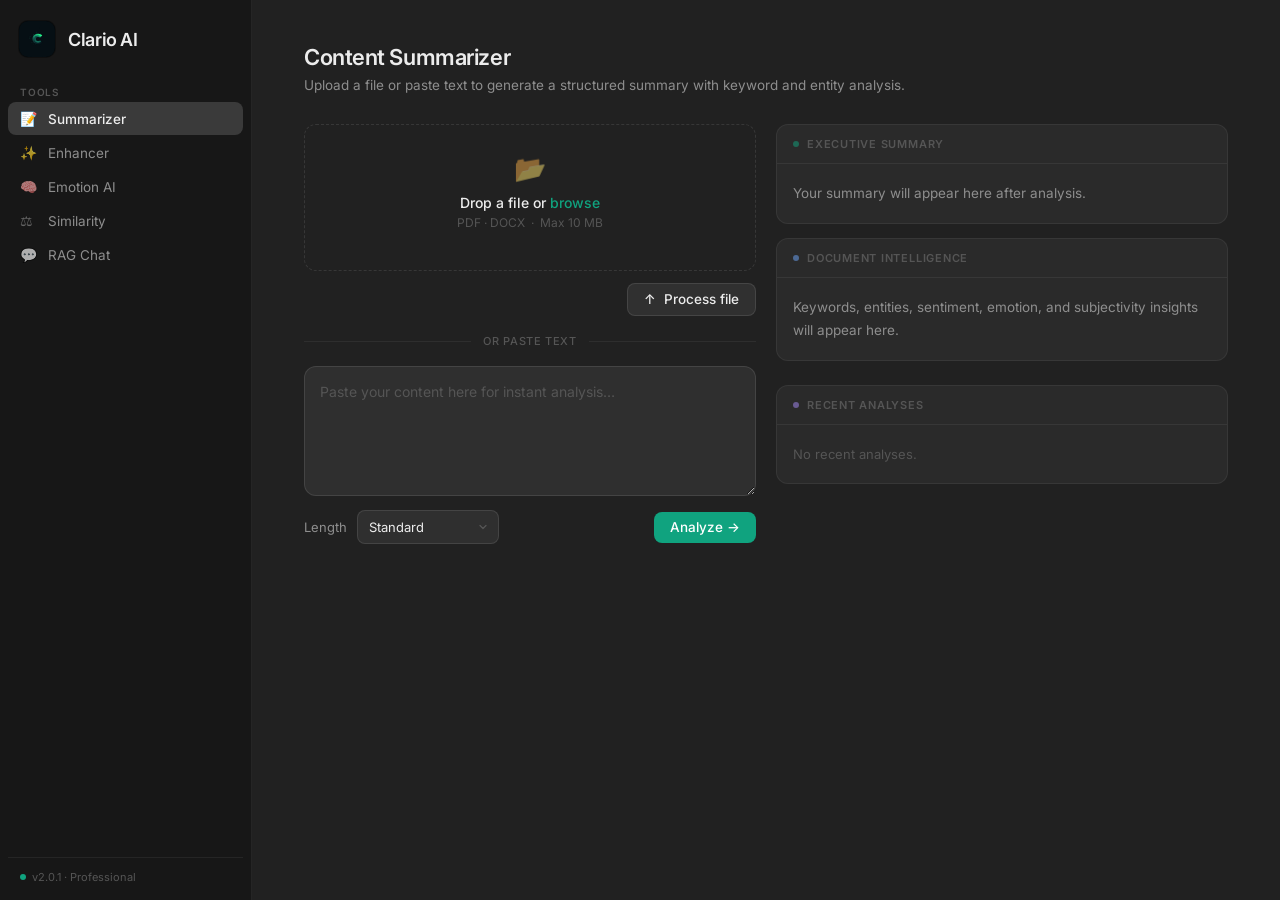
<file: frontend/index.html>
<!DOCTYPE html>
<html lang="en">
<head>
  <meta charset="UTF-8">
  <meta name="viewport" content="width=device-width, initial-scale=1.0">
  <title>Clario AI Studio</title>
  <link rel="stylesheet" href="style.css">
  <link rel="preconnect" href="https://fonts.googleapis.com">
  <link href="https://fonts.googleapis.com/css2?family=Inter:wght@300;400;500;600&display=swap" rel="stylesheet">
</head>
<body>

<div class="app-container">

  <aside class="sidebar">
    <div class="sidebar-header">
      <div class="logo">
        <img src="icon.jpg" alt="Clario AI Logo" class="logo-mark-img">
        <span class="logo-name">Clario AI</span>
      </div>
    </div>

    <p class="nav-group-label">Tools</p>

    <nav class="nav-menu">
      <button class="nav-item active" id="btn-summarize" onclick="showSection('summarize')">
        <span class="nav-icon">📝</span> Summarizer
      </button>
      <button class="nav-item" id="btn-enhancer" onclick="showSection('enhancer')">
        <span class="nav-icon">✨</span> Enhancer
      </button>
      <button class="nav-item" id="btn-emotion" onclick="showSection('emotion')">
  <span class="nav-icon">🧠</span> Emotion AI
</button>

      <button class="nav-item" id="btn-similarity" onclick="showSection('similarity')">
        <span class="nav-icon">⚖️</span> Similarity
      </button>
      <button class="nav-item" id="btn-rag" onclick="showSection('rag')">
        <span class="nav-icon">💬</span> RAG Chat
      </button>
       
    </nav>

    <div class="sidebar-footer">
      <div class="status-dot"></div>
      <span class="version-text">v2.0.1 · Professional</span>
    </div>
  </aside>

  <main class="content-area">

    <section id="summarize" class="view active">
      <header class="view-header">
        <h1>Content Summarizer</h1>
        <p>Upload a file or paste text to generate a structured summary with keyword and entity analysis.</p>
      </header>

      <div class="two-col">
        <div class="input-col">
          <div class="upload-zone" id="dropZone" onclick="document.getElementById('fileInput').click()">
            <input type="file" id="fileInput" accept=".pdf,.docx" hidden>
            <span class="upload-icon">📂</span>
            <p class="upload-title">Drop a file or <span>browse</span></p>
            <p class="upload-meta">PDF · DOCX &nbsp;·&nbsp; Max 10 MB</p>
            <p id="fileName" class="file-label"></p>
          </div>

          <div class="action-right">
            <button class="btn btn-ghost" onclick="uploadFile()">↑ &nbsp;Process file</button>
          </div>

          <div class="divider">or paste text</div>

          <textarea id="textInput" placeholder="Paste your content here for instant analysis…"></textarea>

          <div class="action-row" style="margin-top:14px;">
            <div class="select-wrap">
              <label>Length</label>
              <select id="mode" onchange="toggleCustomLength()">
  <option value="short">Concise</option>
  <option value="standard" selected>Standard</option>
  <option value="detailed">Comprehensive</option>
  <option value="custom">Custom</option>
</select>
<div id="customLengthWrapper" style="display:none; margin-top:10px;">
  <label style="font-size:12px; color:var(--text-2);">Custom Word Count</label>
  <input 
    type="number" 
    id="customWordCount" 
    min="20" 
    max="500"
    placeholder="Enter words (e.g. 120)"
    style="width:100%; margin-top:5px;"
  >
</div>
            </div>
            <button class="btn btn-primary" onclick="summarize()">Analyze →</button>
          </div>
        </div>

        <div class="results-col">
          <div class="loader-wrap" id="summaryLoader">
            <div class="spinner"></div>
            <p>Analyzing document…</p>
          </div>

          <div class="surface" id="summaryCard">
            <div class="card-header">
              <div class="card-dot"></div>
              <h3>Executive Summary</h3>
            </div>
            <div class="card-body empty" id="summary">
              Your summary will appear here after analysis.
            </div>
          </div>

          <div class="surface" id="analysisCard">
            <div class="card-header">
              <div class="card-dot" style="background:#6ea8fe; opacity:.5;"></div>
              <h3>Document Intelligence</h3>
            </div>
            <div class="card-body empty" id="analysis">
              Keywords, entities, sentiment, emotion, and subjectivity insights will appear here.
            </div>
          </div>
          
          <div class="action-right" id="downloadWrapper" style="display: none; margin-top: 10px;">
            <button id="btnDownload" class="btn btn-ghost btn-lg" onclick="downloadReport()" style="width: 100%; justify-content: center;">
              📄 &nbsp;Download PDF Report
            </button>
          </div>

          <div class="surface" id="historyCard" style="margin-top: 10px;">
            <div class="card-header">
              <div class="card-dot" style="background:#a78bfa; opacity:.5;"></div>
              <h3>Recent Analyses</h3>
            </div>
            <div class="card-body" id="historyList">
                <p class="placeholder-text" style="color:var(--text-3); font-size:13px;">No recent analyses.</p>
            </div>
          </div>
        </div>
      </div>
    </section>

    <section id="enhancer" class="view">
      <header class="view-header">
        <h1>AI Writing Enhancer</h1>
        <p>Improve clarity, tone, and style instantly with advanced AI.</p>
      </header>

      <div class="two-col">
        <div class="input-col">
          <span class="compare-label">Draft Text</span>
          <textarea id="enhanceInput" placeholder="Paste text to enhance here..." style="min-height: 250px;"></textarea>
          
          <div class="action-row" style="margin-top:14px;">
            <div class="select-wrap">
              <label>Style Mode</label>
              <select id="enhanceMode">
                <option value="improve" selected>Improve Clarity</option>
                <option value="academic">Academic Tone</option>
                <option value="professional">Professional Tone</option>
                <option value="simplify">Simplify</option>
                <option value="paraphrase">Paraphrase</option>
              </select>
            </div>
            <button id="btnRunEnhancer" class="btn btn-primary" onclick="runEnhancer()">Enhance ✨</button>
          </div>
        </div>

        <div class="results-col">
          <div class="surface" style="height: 100%; display: flex; flex-direction: column;">
            <div class="card-header">
              <div class="card-dot" style="background:#f59e0b; opacity:.5;"></div>
              <h3>Enhanced Output</h3>
            </div>
            <div class="card-body empty" id="enhanceOutput" style="flex: 1; min-height: 250px;">
              Your enhanced text will appear here.
            </div>
          </div>
        </div>
      </div>
    </section>

    <section id="similarity" class="view">
      <header class="view-header">
        <h1>Semantic Similarity</h1>
        <p>Compare two texts to understand how contextually related they are using semantic embeddings.</p>
      </header>

      <div class="compare-grid">
        <div>
          <span class="compare-label">Document A</span>
          <textarea id="text1" class="compare-box" placeholder="Paste primary source text…"></textarea>
        </div>
        <div>
          <span class="compare-label">Document B</span>
          <textarea id="text2" class="compare-box" placeholder="Paste target text to compare…"></textarea>
        </div>
      </div>

      <div class="center-row">
        <button class="btn btn-primary btn-lg" onclick="checkSimilarity()">Run Comparison →</button>
      </div>

      <div class="score-card">
        <div class="score-top">
          <span class="score-sublabel">Semantic Correlation</span>
          <span id="similarityResult">—</span>
        </div>
        <div class="progress-track">
          <div class="progress-fill" id="similarityBar"></div>
        </div>
        <div class="score-ticks">
          <span>0%</span><span>25%</span><span>50%</span><span>75%</span><span>100%</span>
        </div>
      </div>
    </section>

    <section id="rag" class="view">
      <header class="view-header">
        <h1>Contextual AI Chat</h1>
        <p>Index a knowledge base and ask questions about its content in natural language.</p>
      </header>

      <div class="rag-grid">
        <div class="rag-sidebar-panel">
          <span class="compare-label">Knowledge Base</span>
          <textarea id="ragDocument" placeholder="Paste document content to index…"></textarea>
          <button class="btn btn-ghost btn-full" onclick="buildRAG()">⚡ &nbsp;Index Knowledge</button>
          <div class="rag-status" id="ragStatus"></div>
        </div>

        <div class="chat-surface">
          <div class="chat-topbar">
            <div class="chat-topbar-dot"></div>
            <h3>Live Session</h3>
          </div>

          <div class="chat-msgs" id="chatBox">
            <div class="msg bot">Hello! Index a document to start asking questions about its content.</div>
          </div>

          <div class="chat-input-row">
            <input type="text" id="userQuestion" placeholder="Ask a question about the document…"
                   onkeydown="if(event.key==='Enter') askQuestion()">
            <button class="btn btn-primary" onclick="askQuestion()">Send</button>
          </div>
        </div>
      </div>
    </section>


<section id="emotion" class="view">
  <header class="view-header">
    <h1>Emotion Intelligence Studio</h1>
    <p>Analyze emotional tone and subjectivity from raw text or uploaded documents.</p>
  </header>

  <div class="two-col">

    <div class="input-col">

      <div class="upload-zone" onclick="document.getElementById('emotionFile').click()">
        <input type="file" id="emotionFile" accept=".pdf,.docx" hidden>
        <span class="upload-icon">📂</span>
        <p class="upload-title">Upload document for emotion analysis</p>
        <p class="upload-meta">PDF · DOCX</p>
        <p id="emotionFileName" class="file-label"></p>
      </div>

      <div class="action-right">
        <button class="btn btn-ghost" onclick="analyzeEmotionFile()">Analyze Document</button>
      </div>

      <div class="divider">or paste text</div>

      <textarea id="emotionInput" placeholder="Paste text for emotion analysis..."></textarea>

      <div class="action-row" style="margin-top:14px;">
        <button class="btn btn-primary" onclick="analyzeEmotionText()">Analyze Emotion →</button>
      </div>

    </div>

    <div class="results-col">

      <div class="surface">
        <div class="card-header">
          <div class="card-dot"></div>
          <h3>Emotion Dashboard</h3>
        </div>
        <div class="card-body empty" id="emotionDashboard">
          Emotion results will appear here.
        </div>
      </div>

    </div>

  </div>
</section>
  </main>
</div>

<script src="script.js"></script>
</body>
</html>
</file>
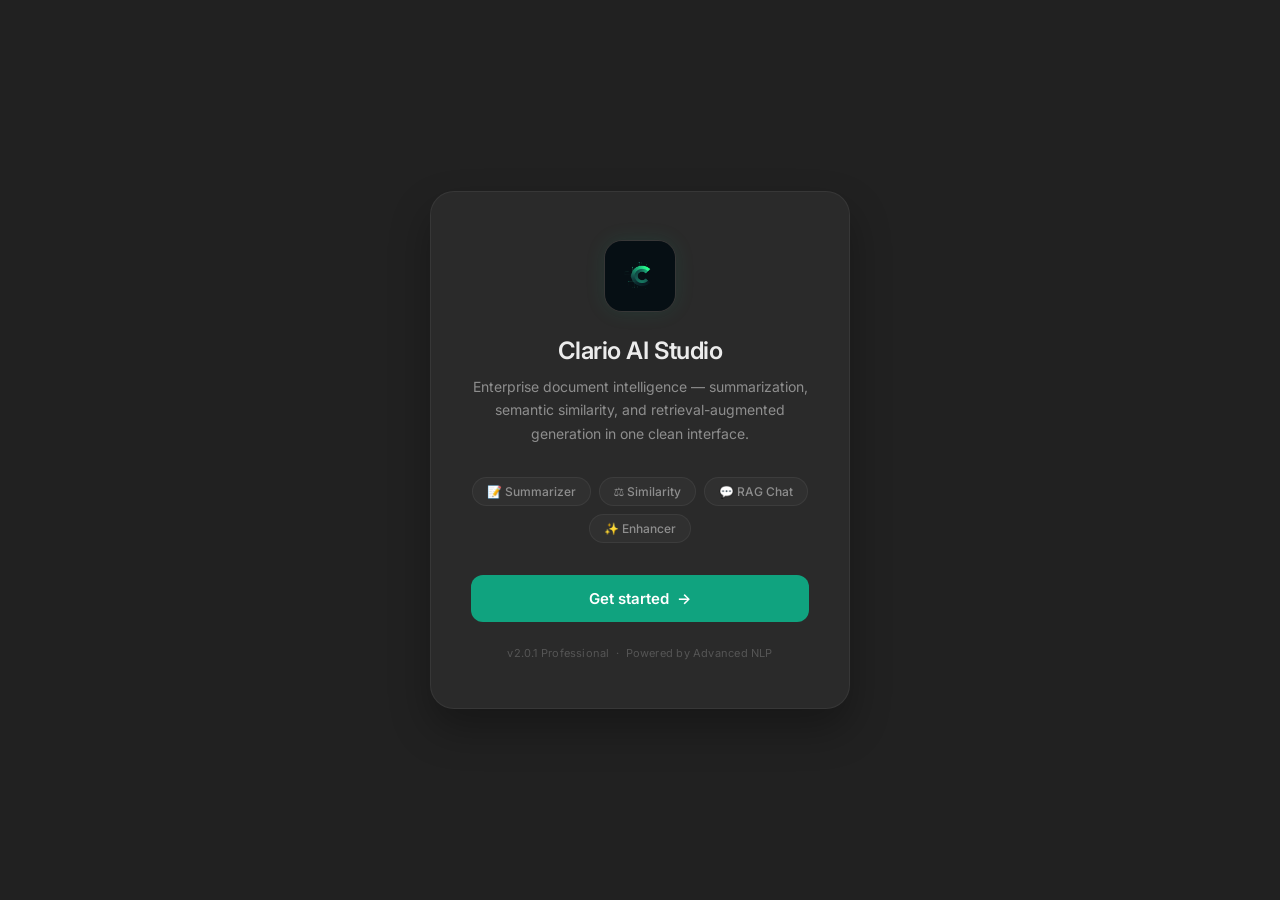
<file: frontend/welcome.html>
<!DOCTYPE html>
<html lang="en">
<head>
  <meta charset="UTF-8">
  <meta name="viewport" content="width=device-width, initial-scale=1.0">
  <title>Welcome | Clario AI</title>
  <link rel="stylesheet" href="style.css">
  <link href="https://fonts.googleapis.com/css2?family=Inter:wght@300;400;500;600&display=swap" rel="stylesheet">
  <style>
    body { overflow: hidden; }

    .welcome-root {
      height: 100vh;
      display: flex;
      align-items: center;
      justify-content: center;
      background: var(--bg-app);
    }

    .welcome-card {
      width: 100%;
      max-width: 420px;
      padding: 48px 40px;
      background: var(--bg-surface);
      border: 1px solid var(--border-soft);
      border-radius: 24px;
      text-align: center;
      animation: fadeUp .3s ease both;
      box-shadow: 0 20px 40px rgba(0,0,0,0.3);
    }

    @keyframes fadeUp {
      from { opacity:0; transform: translateY(16px); }
      to   { opacity:1; transform: translateY(0); }
    }

    /* Updated to match zoomed logo style */
    .wc-logo-container {
      width: 72px;
      height: 72px;
      margin: 0 auto 24px;
      border-radius: 18px;
      overflow: hidden; /* Clips the image to the radius */
      border: 1px solid var(--border-soft);
      box-shadow: 0 0 20px var(--accent-dim);
    }

    .wc-logo-img {
      width: 100%;
      height: 100%;
      object-fit: cover; /* Zooms to fit perfectly */
      object-position: center;
      display: block;
    }

    .wc-title {
      font-size: 24px;
      font-weight: 600;
      letter-spacing: -.02em;
      color: var(--text-1);
      margin-bottom: 10px;
    }

    .wc-desc {
      font-size: 14px;
      color: var(--text-2);
      line-height: 1.65;
      margin-bottom: 32px;
    }

    .wc-features {
      display: flex;
      justify-content: center;
      gap: 8px;
      flex-wrap: wrap;
      margin-bottom: 32px;
    }

    .wc-pill {
      background: var(--bg-hover);
      border: 1px solid var(--border-soft);
      border-radius: 99px;
      padding: 6px 14px;
      font-size: 12px;
      color: var(--text-2);
      font-weight: 500;
    }

    .wc-btn {
      width: 100%;
      padding: 14px;
      background: var(--accent);
      color: #fff;
      border: none;
      border-radius: var(--r-lg);
      font-family: inherit;
      font-size: 15px;
      font-weight: 600;
      cursor: pointer;
      transition: background 150ms ease, transform 80ms ease;
      display: flex;
      align-items: center;
      justify-content: center;
      gap: 8px;
    }

    .wc-btn:hover { background: var(--accent-h); }
    .wc-btn:active { transform: scale(.98); }

    .wc-footer {
      margin-top: 24px;
      font-size: 11px;
      color: var(--text-3);
      letter-spacing: 0.02em;
    }
  </style>
</head>
<body>

<div class="welcome-root">
  <div class="welcome-card">
    <div class="wc-logo-container">
      <img src="icon.jpg" alt="Clario AI" class="wc-logo-img">
    </div>

    <h1 class="wc-title">Clario AI Studio</h1>
    <p class="wc-desc">
      Enterprise document intelligence — summarization, semantic similarity,
      and retrieval-augmented generation in one clean interface.
    </p>

    <div class="wc-features">
      <span class="wc-pill">📝 Summarizer</span>
      <span class="wc-pill">⚖️ Similarity</span>
      <span class="wc-pill">💬 RAG Chat</span>
      <span class="wc-pill">✨ Enhancer</span>
    </div>

    <button class="wc-btn" onclick="enter()">
      Get started <span>→</span>
    </button>

    <p class="wc-footer">v2.0.1 Professional &nbsp;·&nbsp; Powered by Advanced NLP</p>
  </div>
</div>

<script>
function enter() {
  const card = document.querySelector('.welcome-card');
  card.style.transition = 'opacity .25s ease, transform .25s ease';
  card.style.opacity = '0';
  card.style.transform = 'translateY(-10px) scale(.98)';
  setTimeout(() => { window.location.href = 'index.html'; }, 240);
}
</script>

</body>
</html>
</file>
<file: frontend/style.css>
/* Path: intelligent_summarizer/frontend/style.css */
@import url('https://fonts.googleapis.com/css2?family=Inter:wght@300;400;500;600&display=swap');

/* ─────────────────────────────────────────
   DESIGN TOKENS
───────────────────────────────────────── */
:root {
  --bg-app:      #212121;
  --bg-sidebar:  #171717;
  --bg-surface:  #2a2a2a;
  --bg-input:    #2f2f2f;
  --bg-hover:    #303030;
  --bg-active:   #3a3a3a;

  --border:       rgba(255,255,255,0.1);
  --border-soft:  rgba(255,255,255,0.06);

  --text-1: #ececec;
  --text-2: #8e8e8e;
  --text-3: #555;

  --accent:      #10a37f;
  --accent-h:    #0e906f;
  --accent-dim:  rgba(16,163,127,.12);
  --accent-ring: rgba(16,163,127,.18);

  --r-xl: 16px;
  --r-lg: 12px;
  --r-md: 8px;
  --r-sm: 6px;

  --sidebar-w: 252px;
  --ease: 150ms cubic-bezier(.4,0,.2,1);
}

/* ─────────────────────────────────────────
   BASE
───────────────────────────────────────── */
*, *::before, *::after { box-sizing: border-box; margin: 0; padding: 0; }

body {
  font-family: 'Inter',
  system-ui,
  -apple-system,
  "Segoe UI Emoji",
  "Apple Color Emoji",
  "Noto Color Emoji",
  sans-serif;
  background: var(--bg-app);
  color: var(--text-1);
  height: 100vh;
  overflow: hidden;
  -webkit-font-smoothing: antialiased;
  -moz-osx-font-smoothing: grayscale;
}

/* ─────────────────────────────────────────
   LAYOUT
───────────────────────────────────────── */
.app-container { display: flex; height: 100vh; }

/* ─────────────────────────────────────────
   SIDEBAR
───────────────────────────────────────── */
.sidebar {
  width: var(--sidebar-w);
  background: var(--bg-sidebar);
  border-right: 1px solid var(--border-soft);
  display: flex;
  flex-direction: column;
  padding: 12px 8px;
  flex-shrink: 0;
}

.sidebar-header { padding: 8px 10px 24px; }

.logo {
  display: flex;
  align-items: center;
  gap: 10px;
  text-decoration: none;
}

/* --- Updated Logo Styles --- */
.logo {
  display: flex;
  align-items: center;
  gap: 12px;
  text-decoration: none;
}

.logo-mark-img {
  width: 38px;          /* Slightly larger for better visibility */
  height: 38px;         /* Keeps it square */
  border-radius: 10px;  /* Matches the sleek rounded look */
  object-fit: cover;    /* This "zooms" the image to fill the square perfectly */
  object-position: center; /* Ensures the 'C' stays centered */
  flex-shrink: 0;
  border: 1px solid var(--border-soft);
  background: #000;     /* Fallback background */
}

.logo-name {
  font-size: 18px;      /* Slightly larger to match the new icon size */
  font-weight: 600;
  color: var(--text-1);
  letter-spacing: -.02em;
}
/* Nav label */
.nav-group-label {
  font-size: 10px;
  font-weight: 600;
  letter-spacing: .08em;
  text-transform: uppercase;
  color: var(--text-3);
  padding: 0 12px;
  margin-bottom: 4px;
  margin-top: 4px;
}

.nav-menu { flex: 1; display: flex; flex-direction: column; gap: 1px; }

.nav-item {
  display: flex;
  align-items: center;
  gap: 10px;
  width: 100%;
  padding: 8px 12px;
  background: transparent;
  border: none;
  border-radius: var(--r-md);
  color: var(--text-2);
  font-family: inherit;
  font-size: 13.5px;
  font-weight: 400;
  cursor: pointer;
  text-align: left;
  transition: background var(--ease), color var(--ease);
}

.nav-icon {
  font-size: 14px;
  width: 18px;
  flex-shrink: 0;
  opacity: .65;
  transition: opacity var(--ease);
}

.nav-item:hover { background: var(--bg-hover); color: var(--text-1); }
.nav-item:hover .nav-icon { opacity: 1; }
.nav-item.active { background: var(--bg-active); color: var(--text-1); font-weight: 500; }
.nav-item.active .nav-icon { opacity: 1; }

.sidebar-footer {
  border-top: 1px solid var(--border-soft);
  padding: 12px 12px 4px;
  display: flex;
  align-items: center;
  gap: 6px;
  flex-wrap: wrap;
}

.status-dot {
  width: 6px;
  height: 6px;
  border-radius: 50%;
  background: var(--accent);
  flex-shrink: 0;
}

.version-text {
  font-size: 11px;
  color: var(--text-3);
}

/* ─────────────────────────────────────────
   CONTENT AREA
───────────────────────────────────────── */
.content-area {
  flex: 1;
  overflow-y: auto;
  padding: 44px 52px 60px;
  display: flex;
  flex-direction: column;
}

.content-area::-webkit-scrollbar { width: 4px; }
.content-area::-webkit-scrollbar-track { background: transparent; }
.content-area::-webkit-scrollbar-thumb { background: var(--bg-active); border-radius: 99px; }

/* ─────────────────────────────────────────
   VIEWS
───────────────────────────────────────── */
.view { display: none; flex-direction: column; flex: 1; }
.view.active { display: flex; animation: fadeUp .18s ease both; }

@keyframes fadeUp {
  from { opacity: 0; transform: translateY(6px); }
  to   { opacity: 1; transform: translateY(0); }
}

/* ─────────────────────────────────────────
   PAGE HEADER
───────────────────────────────────────── */
.view-header { margin-bottom: 28px; }

.view-header h1 {
  font-size: 22px;
  font-weight: 600;
  letter-spacing: -.02em;
  color: var(--text-1);
  margin-bottom: 5px;
}

.view-header p {
  font-size: 13.5px;
  color: var(--text-2);
  line-height: 1.55;
}

/* ─────────────────────────────────────────
   SURFACE CARD
───────────────────────────────────────── */
.surface {
  background: var(--bg-surface);
  border: 1px solid var(--border-soft);
  border-radius: var(--r-lg);
  overflow: hidden;
}

.card-header {
  display: flex;
  align-items: center;
  gap: 8px;
  padding: 12px 16px;
  border-bottom: 1px solid var(--border-soft);
}

.card-dot {
  width: 6px;
  height: 6px;
  border-radius: 50%;
  background: var(--accent);
  opacity: .5;
}

.card-header h3 {
  font-size: 11px;
  font-weight: 600;
  letter-spacing: .07em;
  text-transform: uppercase;
  color: var(--text-3);
}

.card-body {
  padding: 18px 16px;
  font-size: 14px;
  line-height: 1.7;
  color: var(--text-1);
}

.card-body.empty {
  color: var(--text-2);
  font-size: 13.5px;
}

/* ─────────────────────────────────────────
   DIVIDER
───────────────────────────────────────── */
.divider {
  display: flex;
  align-items: center;
  gap: 12px;
  color: var(--text-3);
  font-size: 11px;
  font-weight: 500;
  letter-spacing: .06em;
  text-transform: uppercase;
  margin: 18px 0;
}
.divider::before, .divider::after {
  content: '';
  flex: 1;
  height: 1px;
  background: var(--border-soft);
}

/* ─────────────────────────────────────────
   UPLOAD ZONE
───────────────────────────────────────── */
.upload-zone {
  border: 1.5px dashed var(--border);
  border-radius: var(--r-lg);
  padding: 28px 20px;
  text-align: center;
  cursor: pointer;
  transition: border-color var(--ease), background var(--ease);
}

.upload-zone:hover {
  border-color: var(--accent);
  background: var(--accent-dim);
}

.upload-icon { font-size: 26px; display: block; margin-bottom: 10px; opacity: .5; }

.upload-title {
  font-size: 14px;
  font-weight: 500;
  color: var(--text-1);
  margin-bottom: 4px;
}
.upload-title span { color: var(--accent); }

.upload-meta { font-size: 12px; color: var(--text-3); }

.file-label {
  margin-top: 12px;
  font-size: 12px;
  font-weight: 500;
  color: var(--accent);
}

/* ─────────────────────────────────────────
   INPUTS
───────────────────────────────────────── */
textarea {
  width: 100%;
  background: var(--bg-input);
  border: 1px solid var(--border);
  border-radius: var(--r-lg);
  color: var(--text-1);
  padding: 13px 15px;
  font-family: inherit;
  font-size: 14px;
  line-height: 1.65;
  resize: vertical;
  min-height: 130px;
  outline: none;
  transition: border-color var(--ease), box-shadow var(--ease);
}
textarea::placeholder { color: var(--text-3); }
textarea:focus {
  border-color: var(--accent);
  box-shadow: 0 0 0 3px var(--accent-ring);
}

input[type="text"] {
  flex: 1;
  background: var(--bg-input);
  border: 1px solid var(--border);
  border-radius: var(--r-lg);
  color: var(--text-1);
  padding: 11px 15px;
  font-family: inherit;
  font-size: 14px;
  outline: none;
  transition: border-color var(--ease), box-shadow var(--ease);
}
input[type="text"]::placeholder { color: var(--text-3); }
input[type="text"]:focus {
  border-color: var(--accent);
  box-shadow: 0 0 0 3px var(--accent-ring);
}

/* ─────────────────────────────────────────
   SELECT
───────────────────────────────────────── */
.select-wrap { display: flex; align-items: center; gap: 10px; }
.select-wrap label { font-size: 13px; color: var(--text-2); white-space: nowrap; }

select {
  appearance: none;
  background: var(--bg-input);
  border: 1px solid var(--border);
  border-radius: var(--r-md);
  color: var(--text-1);
  padding: 8px 30px 8px 11px;
  font-family: inherit;
  font-size: 13px;
  cursor: pointer;
  outline: none;
  transition: border-color var(--ease);
  background-image: url("data:image/svg+xml,%3Csvg xmlns='http://www.w3.org/2000/svg' width='12' height='12' viewBox='0 0 24 24' fill='none' stroke='%23555' stroke-width='2.5' stroke-linecap='round' stroke-linejoin='round'%3E%3Cpath d='M6 9l6 6 6-6'/%3E%3C/svg%3E");
  background-repeat: no-repeat;
  background-position: right 9px center;
}
select:focus { border-color: var(--accent); }

/* ─────────────────────────────────────────
   BUTTONS
───────────────────────────────────────── */
.btn {
  display: inline-flex;
  align-items: center;
  justify-content: center;
  gap: 6px;
  border-radius: var(--r-md);
  border: none;
  font-family: inherit;
  font-size: 13.5px;
  font-weight: 500;
  cursor: pointer;
  transition: background var(--ease), opacity var(--ease);
  white-space: nowrap;
  line-height: 1;
  padding: 9px 16px;
}
.btn:active { opacity: .85; }
.btn:disabled { opacity: .5; cursor: not-allowed; }

.btn-primary { background: var(--accent); color: #fff; }
.btn-primary:hover:not(:disabled) { background: var(--accent-h); }

.btn-ghost {
  background: var(--bg-hover);
  color: var(--text-1);
  border: 1px solid var(--border);
}
.btn-ghost:hover:not(:disabled) { background: var(--bg-active); }

.btn-lg { padding: 11px 22px; font-size: 14px; border-radius: var(--r-lg); }
.btn-full { width: 100%; justify-content: center; }

/* ─────────────────────────────────────────
   ACTION ROWS
───────────────────────────────────────── */
.action-row {
  display: flex;
  align-items: center;
  justify-content: space-between;
  margin-top: 12px;
  gap: 12px;
}
.action-right {
  display: flex;
  justify-content: flex-end;
  margin-top: 12px;
}

/* ─────────────────────────────────────────
   LOADER
───────────────────────────────────────── */
.loader-wrap {
  display: none;
  align-items: center;
  justify-content: center;
  gap: 10px;
  padding: 28px;
}
.loader-wrap.show { display: flex; }
.loader-wrap p { font-size: 13px; color: var(--text-2); }

.spinner {
  width: 16px;
  height: 16px;
  border: 2px solid var(--bg-active);
  border-top-color: var(--accent);
  border-radius: 50%;
  animation: spin .65s linear infinite;
  flex-shrink: 0;
}
@keyframes spin { to { transform: rotate(360deg); } }

/* ─────────────────────────────────────────
   SUMMARIZER LAYOUT
───────────────────────────────────────── */
.two-col {
  display: grid;
  grid-template-columns: 1fr 1fr;
  gap: 20px;
  flex: 1;
  max-width: 1080px;
}

.input-col { display: flex; flex-direction: column; }
.results-col { display: flex; flex-direction: column; gap: 14px; }

/* ─────────────────────────────────────────
   TAG CHIPS (keywords)
───────────────────────────────────────── */
.tags {
  display: flex;
  flex-wrap: wrap;
  gap: 6px;
  margin-top: 6px;
}

.tag {
  background: var(--bg-hover);
  border: 1px solid var(--border-soft);
  border-radius: var(--r-sm);
  padding: 3px 9px;
  font-size: 12px;
  color: var(--text-2);
  transition: background var(--ease), color var(--ease);
}
.tag:hover { background: var(--accent-dim); color: var(--accent); }

.intel-row { margin-bottom: 14px; }
.intel-row:last-child { margin-bottom: 0; }

.intel-label {
  font-size: 10px;
  font-weight: 600;
  letter-spacing: .07em;
  text-transform: uppercase;
  color: var(--text-3);
  margin-bottom: 5px;
}

.intel-value {
  font-size: 13.5px;
  color: var(--text-2);
  line-height: 1.5;
}

/* ─────────────────────────────────────────
   SIMILARITY
───────────────────────────────────────── */
.compare-grid {
  display: grid;
  grid-template-columns: 1fr 1fr;
  gap: 16px;
  margin-bottom: 20px;
  max-width: 880px;
}

.compare-label {
  display: block;
  font-size: 10px;
  font-weight: 600;
  letter-spacing: .07em;
  text-transform: uppercase;
  color: var(--text-3);
  margin-bottom: 7px;
}

.compare-box { min-height: 180px; resize: vertical; }

.center-row { display: flex; justify-content: center; margin-bottom: 24px; }

.score-card {
  max-width: 880px;
  background: var(--bg-surface);
  border: 1px solid var(--border-soft);
  border-radius: var(--r-lg);
  padding: 24px 24px 20px;
}

.score-top {
  display: flex;
  justify-content: space-between;
  align-items: flex-end;
  margin-bottom: 14px;
}

.score-sublabel {
  font-size: 10px;
  font-weight: 600;
  letter-spacing: .07em;
  text-transform: uppercase;
  color: var(--text-3);
}

#similarityResult {
  font-size: 20px;
  font-weight: 600;
  letter-spacing: -.02em;
  color: var(--text-1);
}

.progress-track {
  height: 3px;
  background: var(--bg-active);
  border-radius: 99px;
  overflow: hidden;
  margin-bottom: 10px;
}

.progress-fill {
  height: 100%;
  width: 0%;
  background: var(--accent);
  border-radius: 99px;
  transition: width .9s cubic-bezier(.4,0,.2,1);
}

.score-ticks {
  display: flex;
  justify-content: space-between;
  font-size: 10px;
  color: var(--text-3);
}

/* ─────────────────────────────────────────
   RAG
───────────────────────────────────────── */
.rag-grid {
  display: grid;
  grid-template-columns: 288px 1fr;
  gap: 16px;
  flex: 1;
  min-height: 0;
  max-width: 1080px;
}

.rag-sidebar-panel {
  display: flex;
  flex-direction: column;
  gap: 10px;
}

.rag-sidebar-panel textarea {
  flex: 1;
  min-height: 0;
  resize: none;
}

.rag-status {
  font-size: 12px;
  color: var(--text-3);
  min-height: 18px;
  transition: color var(--ease);
}

/* Chat surface */
.chat-surface {
  background: var(--bg-surface);
  border: 1px solid var(--border-soft);
  border-radius: var(--r-lg);
  display: flex;
  flex-direction: column;
  overflow: hidden;
  min-height: 0;
}

.chat-topbar {
  padding: 11px 16px;
  border-bottom: 1px solid var(--border-soft);
  display: flex;
  align-items: center;
  gap: 8px;
  flex-shrink: 0;
}

.chat-topbar-dot {
  width: 6px;
  height: 6px;
  border-radius: 50%;
  background: var(--accent);
  opacity: .6;
}

.chat-topbar h3 {
  font-size: 11px;
  font-weight: 600;
  letter-spacing: .06em;
  text-transform: uppercase;
  color: var(--text-3);
}

.chat-msgs {
  flex: 1;
  overflow-y: auto;
  padding: 18px 16px;
  display: flex;
  flex-direction: column;
  gap: 10px;
}

.chat-msgs::-webkit-scrollbar { width: 3px; }
.chat-msgs::-webkit-scrollbar-thumb { background: var(--bg-active); border-radius: 99px; }

.msg {
  max-width: 78%;
  padding: 10px 14px;
  border-radius: var(--r-lg);
  font-size: 13.5px;
  line-height: 1.6;
}

.msg.bot {
  background: var(--bg-hover);
  border: 1px solid var(--border-soft);
  align-self: flex-start;
  border-bottom-left-radius: 4px;
  color: var(--text-1);
}

.msg.user {
  background: var(--accent);
  align-self: flex-end;
  border-bottom-right-radius: 4px;
  color: #fff;
}

.chat-input-row {
  display: flex;
  gap: 8px;
  padding: 10px 12px;
  border-top: 1px solid var(--border-soft);
  flex-shrink: 0;
}

/* ─────────────────────────────────────────
   TOAST
───────────────────────────────────────── */
.toast {
  position: fixed;
  bottom: 20px;
  right: 20px;
  background: var(--bg-surface);
  border: 1px solid var(--border);
  border-radius: var(--r-lg);
  padding: 11px 15px;
  font-size: 13px;
  color: var(--text-1);
  z-index: 9999;
  animation: fadeUp .18s ease;
  box-shadow: 0 8px 24px rgba(0,0,0,.5);
  max-width: 290px;
  line-height: 1.5;
}

.toast.warn  { border-color: rgba(251,191,36,.25);  color: #fbbf24; }
.toast.error { border-color: rgba(239,68,68,.25);   color: #f87171; }
.toast.ok    { border-color: rgba(16,163,127,.25);  color: var(--accent); }

 /* Emotion Highlight */
.intel-value strong {
  color: var(--accent);
}


.emotion-badge {
  display: inline-block;
  padding: 6px 14px;
  border-radius: 999px;
  background: var(--accent-dim);
  border: 1px solid var(--accent-ring);
  font-weight: 600;
  color: var(--accent);
  font-size: 14px;
}

#customLengthWrapper {
  margin-top: 8px;
  display: flex;
  flex-direction: column;
  gap: 6px;
}

#customLengthWrapper label {
  font-size: 11px;
  font-weight: 600;
  letter-spacing: .06em;
  text-transform: uppercase;
  color: var(--text-3);
}

/* TEXT + NUMBER INPUTS */
input[type="text"],
input[type="number"] {
  flex: 1;
  background: var(--bg-input);
  border: 1px solid var(--border);
  border-radius: var(--r-lg);
  color: var(--text-1);
  padding: 11px 15px;
  font-family: inherit;
  font-size: 14px;
  outline: none;
  transition: border-color var(--ease), box-shadow var(--ease);
}

input[type="text"]::placeholder,
input[type="number"]::placeholder {
  color: var(--text-3);
}

input[type="text"]:focus,
input[type="number"]:focus {
  border-color: var(--accent);
  box-shadow: 0 0 0 3px var(--accent-ring);
}

/* Remove number input arrows */
input[type="number"]::-webkit-outer-spin-button,
input[type="number"]::-webkit-inner-spin-button {
  -webkit-appearance: none;
  margin: 0;
}

input[type="number"] {
  -moz-appearance: textfield;
}
</file>
